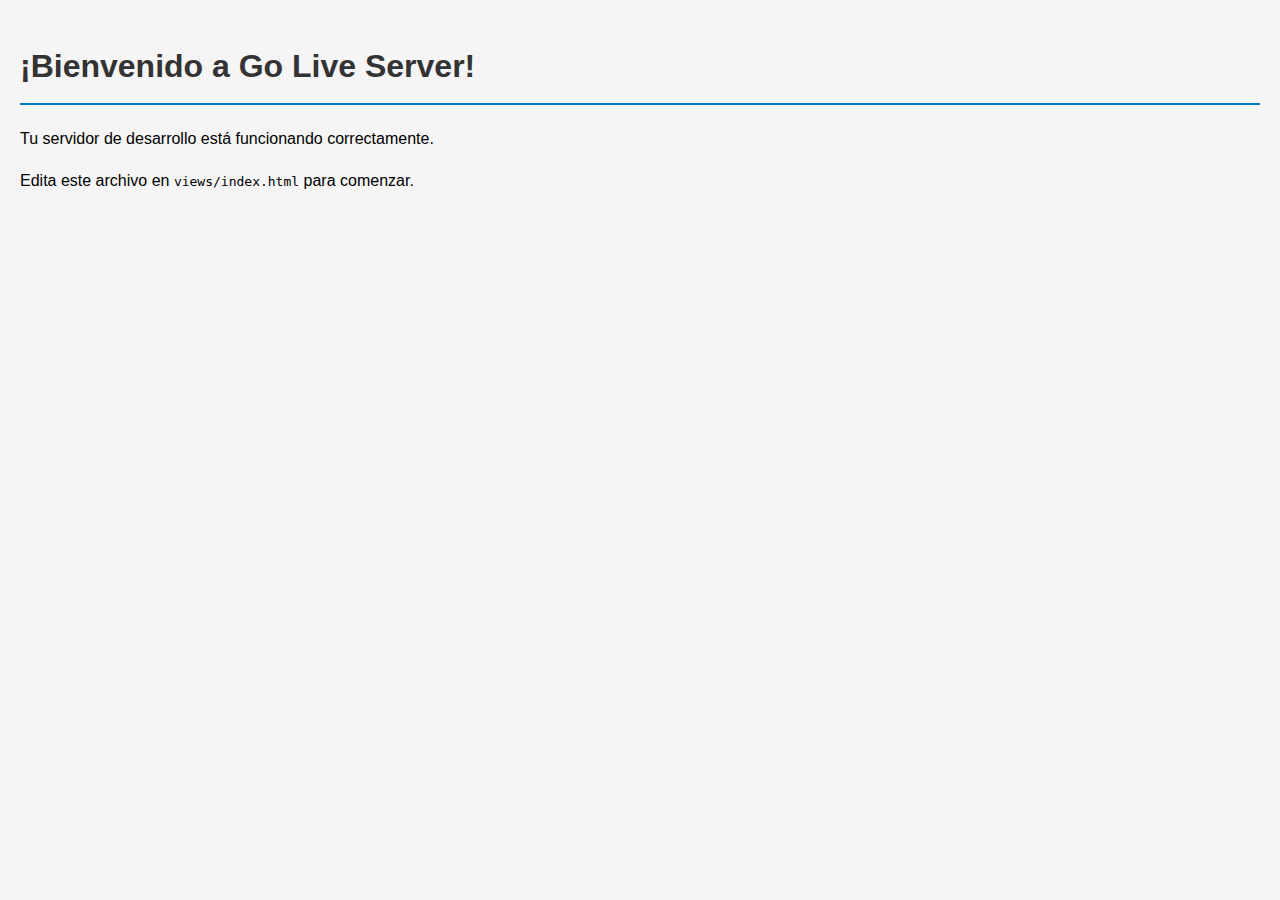
<file: views/index.html>
<!DOCTYPE html>
    <html lang="es">
    <head>
        <meta charset="UTF-8">
        <meta name="viewport" content="width=device-width, initial-scale=1.0">
        <title>Go Live Server - Proyecto</title>
        <link rel="stylesheet" href="/style/styles.css">
    </head>
    <body>
        <h1>¡Bienvenido a Go Live Server!</h1>
        <p>Tu servidor de desarrollo está funcionando correctamente.</p>
        <p>Edita este archivo en <code>views/index.html</code> para comenzar.</p>
        
    </body>
    </html>
</file>
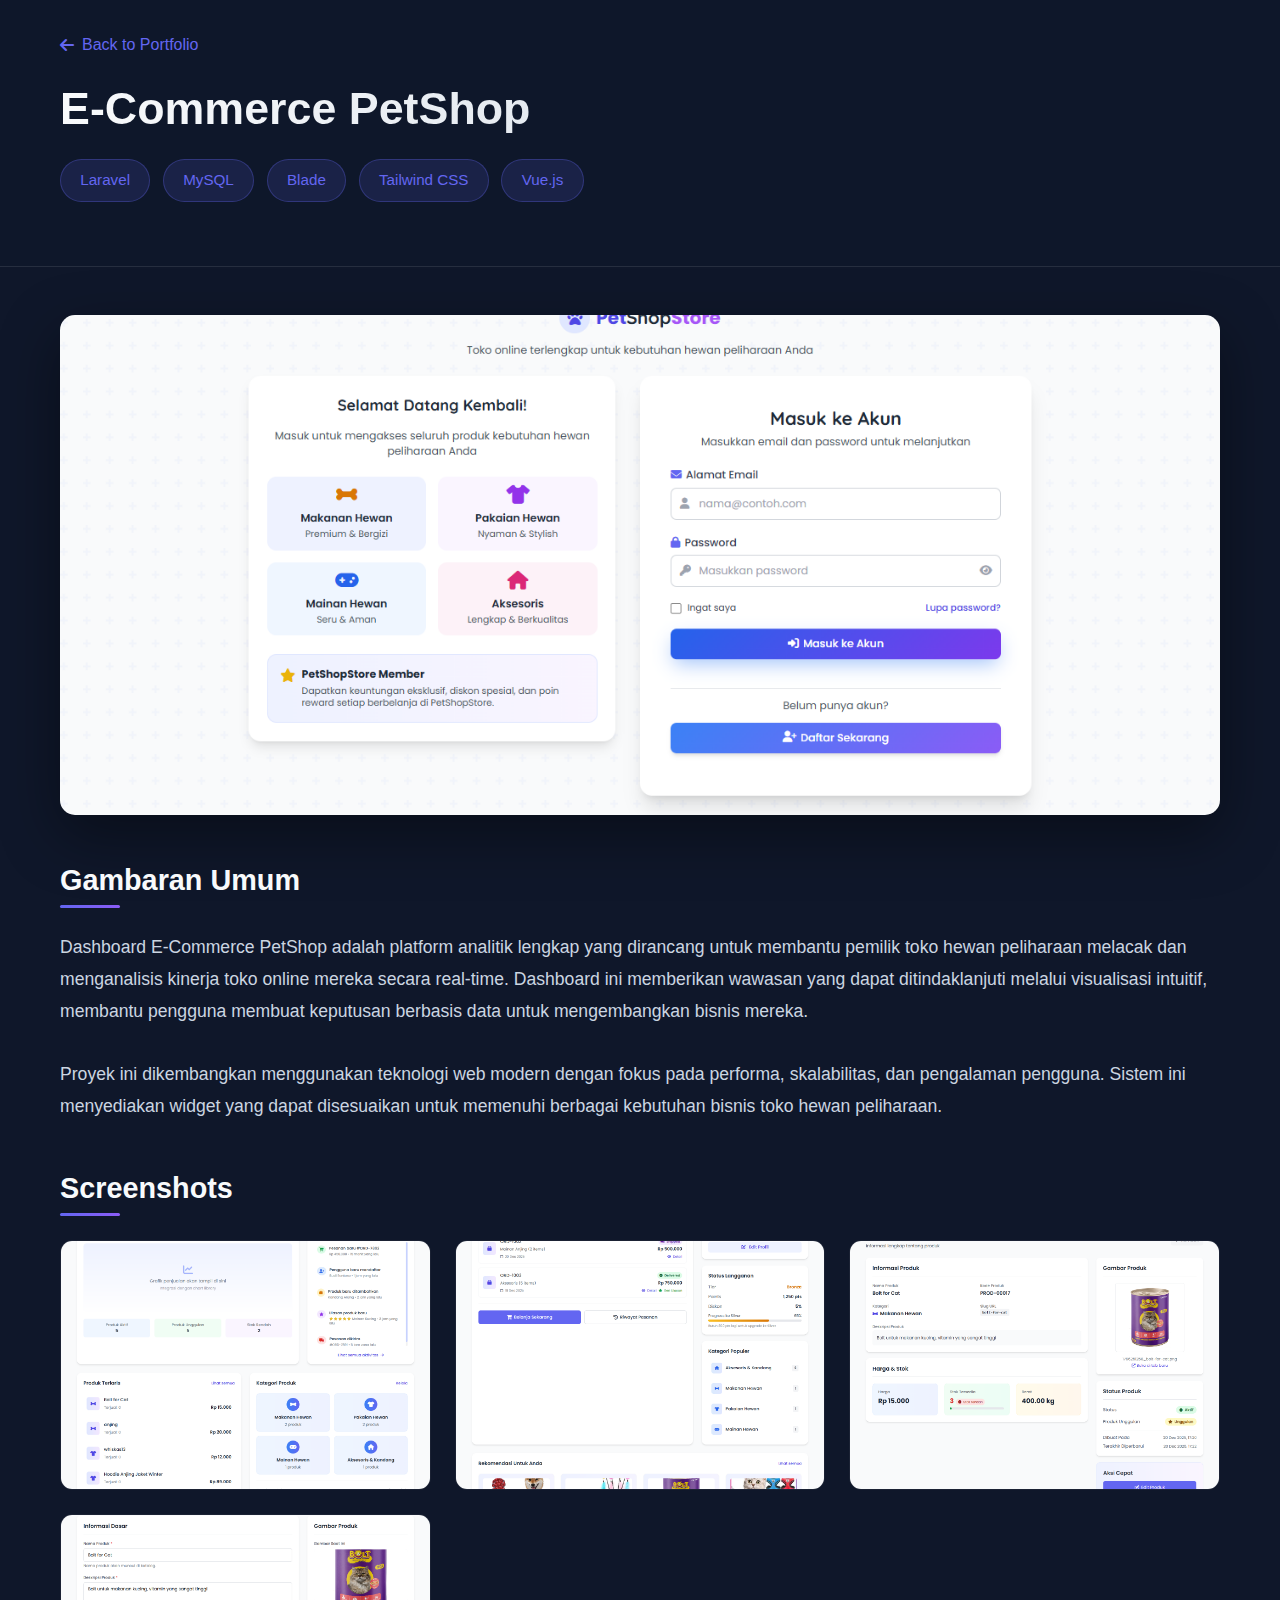
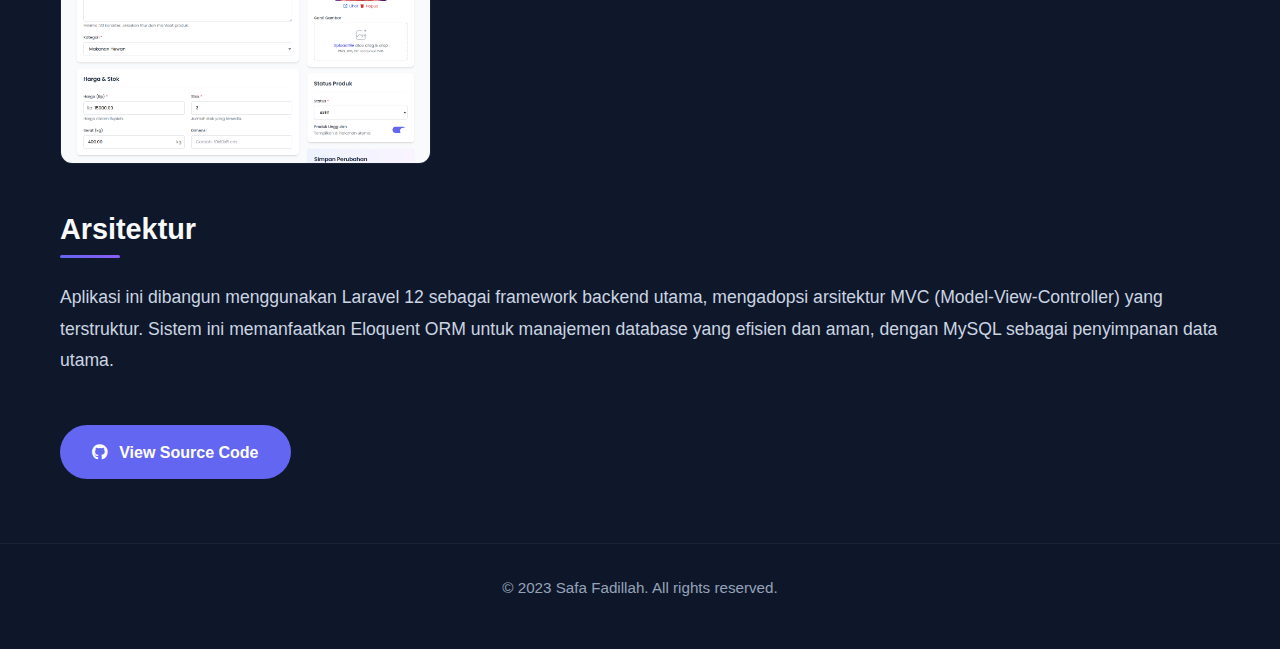
<file: commerce.html>
<!DOCTYPE html>
<html lang="id">
<head>
    <meta charset="UTF-8">
    <meta name="viewport" content="width=device-width, initial-scale=1.0">
    <title>E-commerce Dashboard - Safa Fadillah</title>
    <!-- Bootstrap CSS -->
    <link href="https://cdn.jsdelivr.net/npm/bootstrap@5.3.0-alpha1/dist/css/bootstrap.min.css" rel="stylesheet">
    <!-- Font Awesome -->
    <link rel="stylesheet" href="https://cdnjs.cloudflare.com/ajax/libs/font-awesome/6.4.0/css/all.min.css">
    <style>
        * {
            margin: 0;
            padding: 0;
            box-sizing: border-box;
        }
        
        body {
            font-family: 'Segoe UI', Tahoma, Geneva, Verdana, sans-serif;
            background-color: #0f172a;
            color: #f8fafc;
            line-height: 1.6;
        }
        
        .container {
            max-width: 1200px;
            margin: 0 auto;
            padding: 0 20px;
        }
        
        /* Header */
        .detail-header {
            padding: 2rem 0;
            border-bottom: 1px solid rgba(255, 255, 255, 0.1);
            margin-bottom: 3rem;
            background-color: rgba(15, 23, 42, 0.95);
        }
        
        .back-button {
            display: inline-flex;
            align-items: center;
            gap: 0.5rem;
            color: #6366f1;
            text-decoration: none;
            font-weight: 500;
            margin-bottom: 1.5rem;
            transition: all 0.3s ease;
        }
        
        .back-button:hover {
            color: #8b5cf6;
            transform: translateX(-5px);
        }
        
        .project-title-main {
            font-size: 2.8rem;
            font-weight: 700;
            margin-bottom: 0.5rem;
            background: linear-gradient(to right, #f8fafc, #cbd5e1);
            -webkit-background-clip: text;
            background-clip: text;
            color: transparent;
        }
        
        .project-subtitle {
            color: #94a3b8;
            font-size: 1.1rem;
            margin-bottom: 1.5rem;
        }
        
        /* Tech Stack */
        .tech-stack {
            display: flex;
            flex-wrap: wrap;
            gap: 0.8rem;
            margin-bottom: 2rem;
        }
        
        .tech-badge {
            background: rgba(99, 102, 241, 0.15);
            color: #6366f1;
            padding: 0.5rem 1.2rem;
            border-radius: 50px;
            font-weight: 500;
            font-size: 0.95rem;
            border: 1px solid rgba(99, 102, 241, 0.3);
        }
        
        /* Hero Image */
        .hero-image {
            width: 100%;
            height: 500px;
            border-radius: 15px;
            overflow: hidden;
            margin-bottom: 3rem;
            box-shadow: 0 20px 60px rgba(0, 0, 0, 0.4);
        }
        
        .hero-image img {
            width: 100%;
            height: 100%;
            object-fit: cover;
            transition: transform 0.5s ease;
        }
        
        .hero-image:hover img {
            transform: scale(1.03);
        }
        
        /* Content Sections */
        .section-title {
            font-size: 1.8rem;
            font-weight: 600;
            margin: 3rem 0 1.5rem;
            color: #f8fafc;
            position: relative;
            padding-bottom: 0.7rem;
        }
        
        .section-title::after {
            content: '';
            position: absolute;
            bottom: 0;
            left: 0;
            width: 60px;
            height: 3px;
            background: linear-gradient(to right, #6366f1, #8b5cf6);
            border-radius: 2px;
        }
        
        .project-description {
            color: #cbd5e1;
            font-size: 1.1rem;
            line-height: 1.8;
            margin-bottom: 2rem;
        }
        
        .features-list {
            list-style-type: none;
            margin-bottom: 2rem;
        }
        
        .features-list li {
            margin-bottom: 1rem;
            padding-left: 1.5rem;
            position: relative;
            color: #cbd5e1;
        }
        
        .features-list li::before {
            content: '✓';
            position: absolute;
            left: 0;
            color: #6366f1;
            font-weight: bold;
        }
        
        /* Image Gallery */
        .image-gallery {
            display: grid;
            grid-template-columns: repeat(auto-fit, minmax(300px, 1fr));
            gap: 1.5rem;
            margin-bottom: 3rem;
        }
        
        .gallery-item {
            border-radius: 12px;
            overflow: hidden;
            height: 250px;
            transition: all 0.3s ease;
            border: 1px solid rgba(255, 255, 255, 0.05);
        }
        
        .gallery-item:hover {
            transform: translateY(-5px);
            box-shadow: 0 15px 30px rgba(0, 0, 0, 0.3);
            border-color: rgba(99, 102, 241, 0.3);
        }
        
        .gallery-item img {
            width: 100%;
            height: 100%;
            object-fit: cover;
            transition: transform 0.5s ease;
        }
        
        .gallery-item:hover img {
            transform: scale(1.05);
        }
        
        /* Action Buttons */
        .action-buttons {
            display: flex;
            gap: 1rem;
            margin: 3rem 0;
            flex-wrap: wrap;
        }
        
        .action-btn {
            display: inline-flex;
            align-items: center;
            gap: 0.7rem;
            padding: 0.9rem 2rem;
            border-radius: 50px;
            font-weight: 600;
            text-decoration: none;
            transition: all 0.3s ease;
        }
        
        .btn-primary-detail {
            background-color: #6366f1;
            color: white;
            border: none;
        }
        
        .btn-primary-detail:hover {
            background-color: #4f46e5;
            transform: translateY(-3px);
            box-shadow: 0 6px 20px rgba(99, 102, 241, 0.4);
            color: white;
        }
        
        .btn-outline-detail {
            background-color: transparent;
            border: 2px solid rgba(255, 255, 255, 0.2);
            color: #f8fafc;
        }
        
        .btn-outline-detail:hover {
            border-color: #6366f1;
            color: #6366f1;
            transform: translateY(-3px);
        }
        
        /* Footer */
        .detail-footer {
            background-color: rgba(15, 23, 42, 0.95);
            padding: 2rem 0;
            margin-top: 4rem;
            border-top: 1px solid rgba(255, 255, 255, 0.05);
        }
        
        .copyright {
            text-align: center;
            color: #94a3b8;
            font-size: 0.95rem;
        }
        
        /* Responsive */
        @media (max-width: 768px) {
            .project-title-main {
                font-size: 2.2rem;
            }
            
            .hero-image {
                height: 350px;
            }
            
            .section-title {
                font-size: 1.6rem;
            }
            
            .action-buttons {
                flex-direction: column;
            }
            
            .action-btn {
                width: 100%;
                justify-content: center;
            }
            
            .image-gallery {
                grid-template-columns: 1fr;
            }
        }
        
        @media (max-width: 576px) {
            .project-title-main {
                font-size: 1.8rem;
            }
            
            .hero-image {
                height: 250px;
            }
            
            .tech-stack {
                justify-content: center;
            }
        }
    </style>
</head>
<body>
    <!-- Header -->
    <header class="detail-header">
        <div class="container">
            <a href="index.html" class="back-button">
                <i class="fas fa-arrow-left"></i> Back to Portfolio
            </a>
            <h1 class="project-title-main">E-Commerce PetShop</h1>
            <p class="project-subtitle"></p>
            
            <div class="tech-stack">
                <span class="tech-badge">Laravel</span>
                <span class="tech-badge">MySQL</span>
                <span class="tech-badge">Blade</span>
                <span class="tech-badge">Tailwind CSS</span>
                 <span class="tech-badge">Vue.js</span>
            </div>
        </div>
    </header>
    
    <main class="container">
        <!-- Hero Image -->
        <div class="hero-image">
            <img src="images/admin/loginpage.png" 
                 alt="E-commerce Dashboard Screenshot">
        </div>
        
        <!-- Project Overview -->
        <section>
            <h2 class="section-title">Gambaran Umum</h2>
            <p class="project-description">
              Dashboard E-Commerce PetShop adalah platform analitik lengkap yang dirancang untuk membantu pemilik toko hewan peliharaan melacak dan menganalisis kinerja toko online mereka secara real-time. Dashboard ini memberikan wawasan yang dapat ditindaklanjuti melalui visualisasi intuitif, membantu pengguna membuat keputusan berbasis data untuk mengembangkan bisnis mereka.
            </p>
            <p class="project-description">
                Proyek ini dikembangkan menggunakan teknologi web modern dengan fokus pada performa, skalabilitas, dan pengalaman pengguna. Sistem ini menyediakan widget yang dapat disesuaikan untuk memenuhi berbagai kebutuhan bisnis toko hewan peliharaan.
            </p>
        </section>
        
        <!-- Image Gallery -->
        <section>
            <h2 class="section-title">Screenshots</h2>
            <div class="image-gallery">
                <div class="gallery-item">
                    <a href="images/admin/dashboardadmin.png" target="_blank">
                        <img src="images/admin/dashboardadmin.png" 
                             alt="Dashboard Overview">
                    </a>
                </div>
                <div class="gallery-item">
                    <a href="images/admin/screencapture-127-0-0-1-8000-user-dashboard-2025-12-22-10_06_26.png" target="_blank">
                        <img src="images/admin/screencapture-127-0-0-1-8000-user-dashboard-2025-12-22-10_06_26.png" 
                             alt="Analytics Charts">
                    </a>
                </div>
                <div class="gallery-item">
                    <a href="images/admin/detailprodukadmin.png" target="_blank">
                        <img src="images/admin/detailprodukadmin.png" 
                             alt="Inventory Management">
                    </a>
                </div>
                <div class="gallery-item">
                    <a href="images/admin/editprodukadmin.png" target="_blank">
                        <img src="images/admin/editprodukadmin.png" 
                             alt="Customer Reports">
                    </a>
                </div>
            </div>
        </section>
        
        <!-- Technical Details -->
        <section>
            <h2 class="section-title">Arsitektur</h2>
            <p class="project-description">
                Aplikasi ini dibangun menggunakan Laravel 12 sebagai framework backend utama, mengadopsi arsitektur MVC (Model-View-Controller) yang terstruktur. Sistem ini memanfaatkan Eloquent ORM untuk manajemen database yang efisien dan aman, dengan MySQL sebagai penyimpanan data utama.</p>
        </section>
        
        <!-- Action Buttons -->
        <div class="action-buttons">
            <a href="https://github.com/safa/ecommerce-dashboard" target="_blank" class="action-btn btn-primary-detail">
                <i class="fab fa-github"></i> View Source Code
            </a>
        </div>
    </main>
    
    <!-- Footer -->
    <footer class="detail-footer">
        <div class="container">
            <p class="copyright">© 2023 Safa Fadillah. All rights reserved.</p>
        </div>
    </footer>
    
    <!-- Bootstrap JS -->
    <script src="https://cdn.jsdelivr.net/npm/bootstrap@5.3.0-alpha1/dist/js/bootstrap.bundle.min.js"></script>
</body>
</html>
</file>
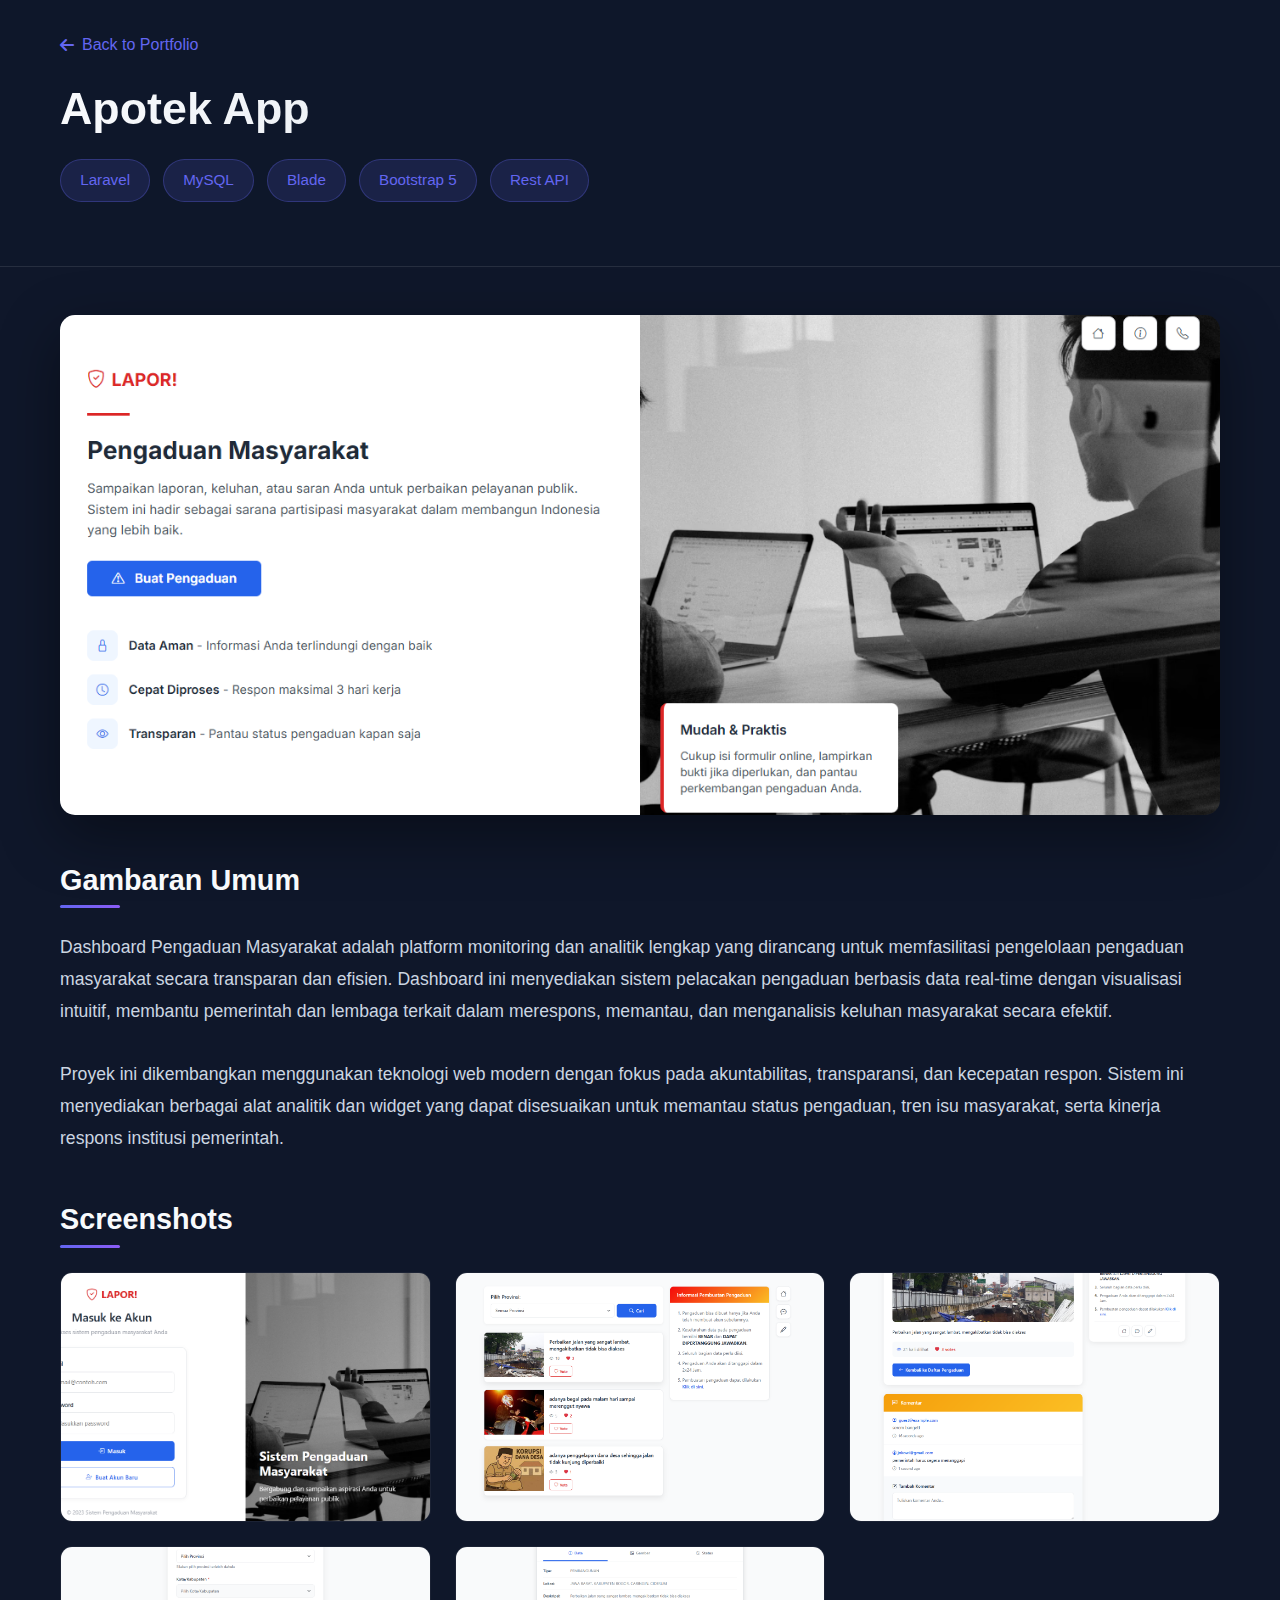
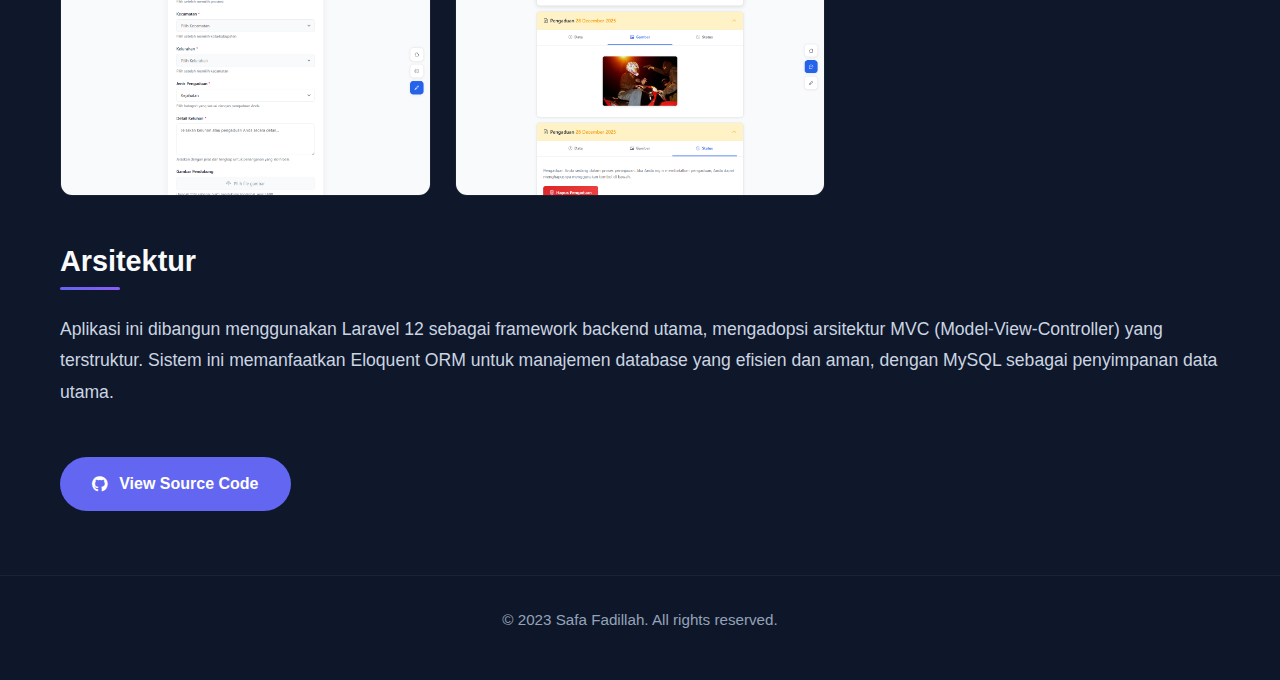
<file: pengaduan.html>
<!DOCTYPE html>
<html lang="id">
<head>
    <meta charset="UTF-8">
    <meta name="viewport" content="width=device-width, initial-scale=1.0">
    <title>E-commerce Dashboard - Safa Fadillah</title>
    <!-- Bootstrap CSS -->
    <link href="https://cdn.jsdelivr.net/npm/bootstrap@5.3.0-alpha1/dist/css/bootstrap.min.css" rel="stylesheet">
    <!-- Font Awesome -->
    <link rel="stylesheet" href="https://cdnjs.cloudflare.com/ajax/libs/font-awesome/6.4.0/css/all.min.css">
    <style>
        * {
            margin: 0;
            padding: 0;
            box-sizing: border-box;
        }
        
        body {
            font-family: 'Segoe UI', Tahoma, Geneva, Verdana, sans-serif;
            background-color: #0f172a;
            color: #f8fafc;
            line-height: 1.6;
        }
        
        .container {
            max-width: 1200px;
            margin: 0 auto;
            padding: 0 20px;
        }
        
        /* Header */
        .detail-header {
            padding: 2rem 0;
            border-bottom: 1px solid rgba(255, 255, 255, 0.1);
            margin-bottom: 3rem;
            background-color: rgba(15, 23, 42, 0.95);
        }
        
        .back-button {
            display: inline-flex;
            align-items: center;
            gap: 0.5rem;
            color: #6366f1;
            text-decoration: none;
            font-weight: 500;
            margin-bottom: 1.5rem;
            transition: all 0.3s ease;
        }
        
        .back-button:hover {
            color: #8b5cf6;
            transform: translateX(-5px);
        }
        
        .project-title-main {
            font-size: 2.8rem;
            font-weight: 700;
            margin-bottom: 0.5rem;
            background: linear-gradient(to right, #f8fafc, #cbd5e1);
            -webkit-background-clip: text;
            background-clip: text;
            color: transparent;
        }
        
        .project-subtitle {
            color: #94a3b8;
            font-size: 1.1rem;
            margin-bottom: 1.5rem;
        }
        
        /* Tech Stack */
        .tech-stack {
            display: flex;
            flex-wrap: wrap;
            gap: 0.8rem;
            margin-bottom: 2rem;
        }
        
        .tech-badge {
            background: rgba(99, 102, 241, 0.15);
            color: #6366f1;
            padding: 0.5rem 1.2rem;
            border-radius: 50px;
            font-weight: 500;
            font-size: 0.95rem;
            border: 1px solid rgba(99, 102, 241, 0.3);
        }
        
        /* Hero Image */
        .hero-image {
            width: 100%;
            height: 500px;
            border-radius: 15px;
            overflow: hidden;
            margin-bottom: 3rem;
            box-shadow: 0 20px 60px rgba(0, 0, 0, 0.4);
        }
        
        .hero-image img {
            width: 100%;
            height: 100%;
            object-fit: cover;
            transition: transform 0.5s ease;
        }
        
        .hero-image:hover img {
            transform: scale(1.03);
        }
        
        /* Content Sections */
        .section-title {
            font-size: 1.8rem;
            font-weight: 600;
            margin: 3rem 0 1.5rem;
            color: #f8fafc;
            position: relative;
            padding-bottom: 0.7rem;
        }
        
        .section-title::after {
            content: '';
            position: absolute;
            bottom: 0;
            left: 0;
            width: 60px;
            height: 3px;
            background: linear-gradient(to right, #6366f1, #8b5cf6);
            border-radius: 2px;
        }
        
        .project-description {
            color: #cbd5e1;
            font-size: 1.1rem;
            line-height: 1.8;
            margin-bottom: 2rem;
        }
        
        .features-list {
            list-style-type: none;
            margin-bottom: 2rem;
        }
        
        .features-list li {
            margin-bottom: 1rem;
            padding-left: 1.5rem;
            position: relative;
            color: #cbd5e1;
        }
        
        .features-list li::before {
            content: '✓';
            position: absolute;
            left: 0;
            color: #6366f1;
            font-weight: bold;
        }
        
        /* Image Gallery */
        .image-gallery {
            display: grid;
            grid-template-columns: repeat(auto-fit, minmax(300px, 1fr));
            gap: 1.5rem;
            margin-bottom: 3rem;
        }
        
        .gallery-item {
            border-radius: 12px;
            overflow: hidden;
            height: 250px;
            transition: all 0.3s ease;
            border: 1px solid rgba(255, 255, 255, 0.05);
        }
        
        .gallery-item:hover {
            transform: translateY(-5px);
            box-shadow: 0 15px 30px rgba(0, 0, 0, 0.3);
            border-color: rgba(99, 102, 241, 0.3);
        }
        
        .gallery-item img {
            width: 100%;
            height: 100%;
            object-fit: cover;
            transition: transform 0.5s ease;
        }
        
        .gallery-item:hover img {
            transform: scale(1.05);
        }
        
        /* Action Buttons */
        .action-buttons {
            display: flex;
            gap: 1rem;
            margin: 3rem 0;
            flex-wrap: wrap;
        }
        
        .action-btn {
            display: inline-flex;
            align-items: center;
            gap: 0.7rem;
            padding: 0.9rem 2rem;
            border-radius: 50px;
            font-weight: 600;
            text-decoration: none;
            transition: all 0.3s ease;
        }
        
        .btn-primary-detail {
            background-color: #6366f1;
            color: white;
            border: none;
        }
        
        .btn-primary-detail:hover {
            background-color: #4f46e5;
            transform: translateY(-3px);
            box-shadow: 0 6px 20px rgba(99, 102, 241, 0.4);
            color: white;
        }
        
        .btn-outline-detail {
            background-color: transparent;
            border: 2px solid rgba(255, 255, 255, 0.2);
            color: #f8fafc;
        }
        
        .btn-outline-detail:hover {
            border-color: #6366f1;
            color: #6366f1;
            transform: translateY(-3px);
        }
        
        /* Footer */
        .detail-footer {
            background-color: rgba(15, 23, 42, 0.95);
            padding: 2rem 0;
            margin-top: 4rem;
            border-top: 1px solid rgba(255, 255, 255, 0.05);
        }
        
        .copyright {
            text-align: center;
            color: #94a3b8;
            font-size: 0.95rem;
        }
        
        /* Responsive */
        @media (max-width: 768px) {
            .project-title-main {
                font-size: 2.2rem;
            }
            
            .hero-image {
                height: 350px;
            }
            
            .section-title {
                font-size: 1.6rem;
            }
            
            .action-buttons {
                flex-direction: column;
            }
            
            .action-btn {
                width: 100%;
                justify-content: center;
            }
            
            .image-gallery {
                grid-template-columns: 1fr;
            }
        }
        
        @media (max-width: 576px) {
            .project-title-main {
                font-size: 1.8rem;
            }
            
            .hero-image {
                height: 250px;
            }
            
            .tech-stack {
                justify-content: center;
            }
        }
    </style>
</head>
<body>
    <!-- Header -->
    <header class="detail-header">
        <div class="container">
            <a href="index.html" class="back-button">
                <i class="fas fa-arrow-left"></i> Back to Portfolio
            </a>
            <h1 class="project-title-main">Apotek App</h1>
            <p class="project-subtitle"></p>
            
            <div class="tech-stack">
                <span class="tech-badge">Laravel</span>
                <span class="tech-badge">MySQL</span>
                <span class="tech-badge">Blade</span>
                <span class="tech-badge">Bootstrap 5</span>
                 <span class="tech-badge">Rest API</span>
            </div>
        </div>
    </header>
    
    <main class="container">
        <!-- Hero Image -->
        <div class="hero-image">
            <img src="images/pengaduan.png" 
                 alt="E-commerce Dashboard Screenshot">
        </div>
        
        <!-- Project Overview -->
        <section>
            <h2 class="section-title">Gambaran Umum</h2>
            <p class="project-description">
              Dashboard Pengaduan Masyarakat adalah platform monitoring dan analitik lengkap yang dirancang untuk memfasilitasi pengelolaan pengaduan masyarakat secara transparan dan efisien. Dashboard ini menyediakan sistem pelacakan pengaduan berbasis data real-time dengan visualisasi intuitif, membantu pemerintah dan lembaga terkait dalam merespons, memantau, dan menganalisis keluhan masyarakat secara efektif.
            </p>
            <p class="project-description">
                Proyek ini dikembangkan menggunakan teknologi web modern dengan fokus pada akuntabilitas, transparansi, dan kecepatan respon. Sistem ini menyediakan berbagai alat analitik dan widget yang dapat disesuaikan untuk memantau status pengaduan, tren isu masyarakat, serta kinerja respons institusi pemerintah.
            </p>
        </section>
        
        <!-- Image Gallery -->
        <section>
            <h2 class="section-title">Screenshots</h2>
            <div class="image-gallery">
                <div class="gallery-item">
                    <a href="images/pengaduan/login.png" target="_blank">
                        <img src="images/pengaduan/login.png" 
                             alt="Dashboard Overview">
                    </a>
                </div>
                <div class="gallery-item">
                    <a href="images/pengaduan/artikel.png" target="_blank">
                        <img src="images/pengaduan/artikel.png" 
                             alt="Analytics Charts">
                    </a>
                </div>
                <div class="gallery-item">
                    <a href="images/pengaduan/detail.png" target="_blank">
                        <img src="images/pengaduan/detail.png" 
                             alt="Inventory Management">
                    </a>
                </div>
                <div class="gallery-item">
                    <a href="images/pengaduan/form.png" target="_blank">
                        <img src="images/pengaduan/form.png" 
                             alt="Customer Reports">
                    </a>
                </div>
                <div class="gallery-item">
                    <a href="images/pengaduan/tinjau.png" target="_blank">
                        <img src="images/pengaduan/tinjau.png" 
                             alt="Customer">
                    </a>
                </div>
            </div>
        </section>
        
        <!-- Technical Details -->
        <section>
            <h2 class="section-title">Arsitektur</h2>
            <p class="project-description">
                Aplikasi ini dibangun menggunakan Laravel 12 sebagai framework backend utama, mengadopsi arsitektur MVC (Model-View-Controller) yang terstruktur. Sistem ini memanfaatkan Eloquent ORM untuk manajemen database yang efisien dan aman, dengan MySQL sebagai penyimpanan data utama.</p>
        </section>
        
        <!-- Action Buttons -->
        <div class="action-buttons">
            <a href="https://github.com/safa/ecommerce-dashboard" target="_blank" class="action-btn btn-primary-detail">
                <i class="fab fa-github"></i> View Source Code
            </a>
        </div>
    </main>
    
    <!-- Footer -->
    <footer class="detail-footer">
        <div class="container">
            <p class="copyright">© 2023 Safa Fadillah. All rights reserved.</p>
        </div>
    </footer>
    
    <!-- Bootstrap JS -->
    <script src="https://cdn.jsdelivr.net/npm/bootstrap@5.3.0-alpha1/dist/js/bootstrap.bundle.min.js"></script>
</body>
</html>
</file>
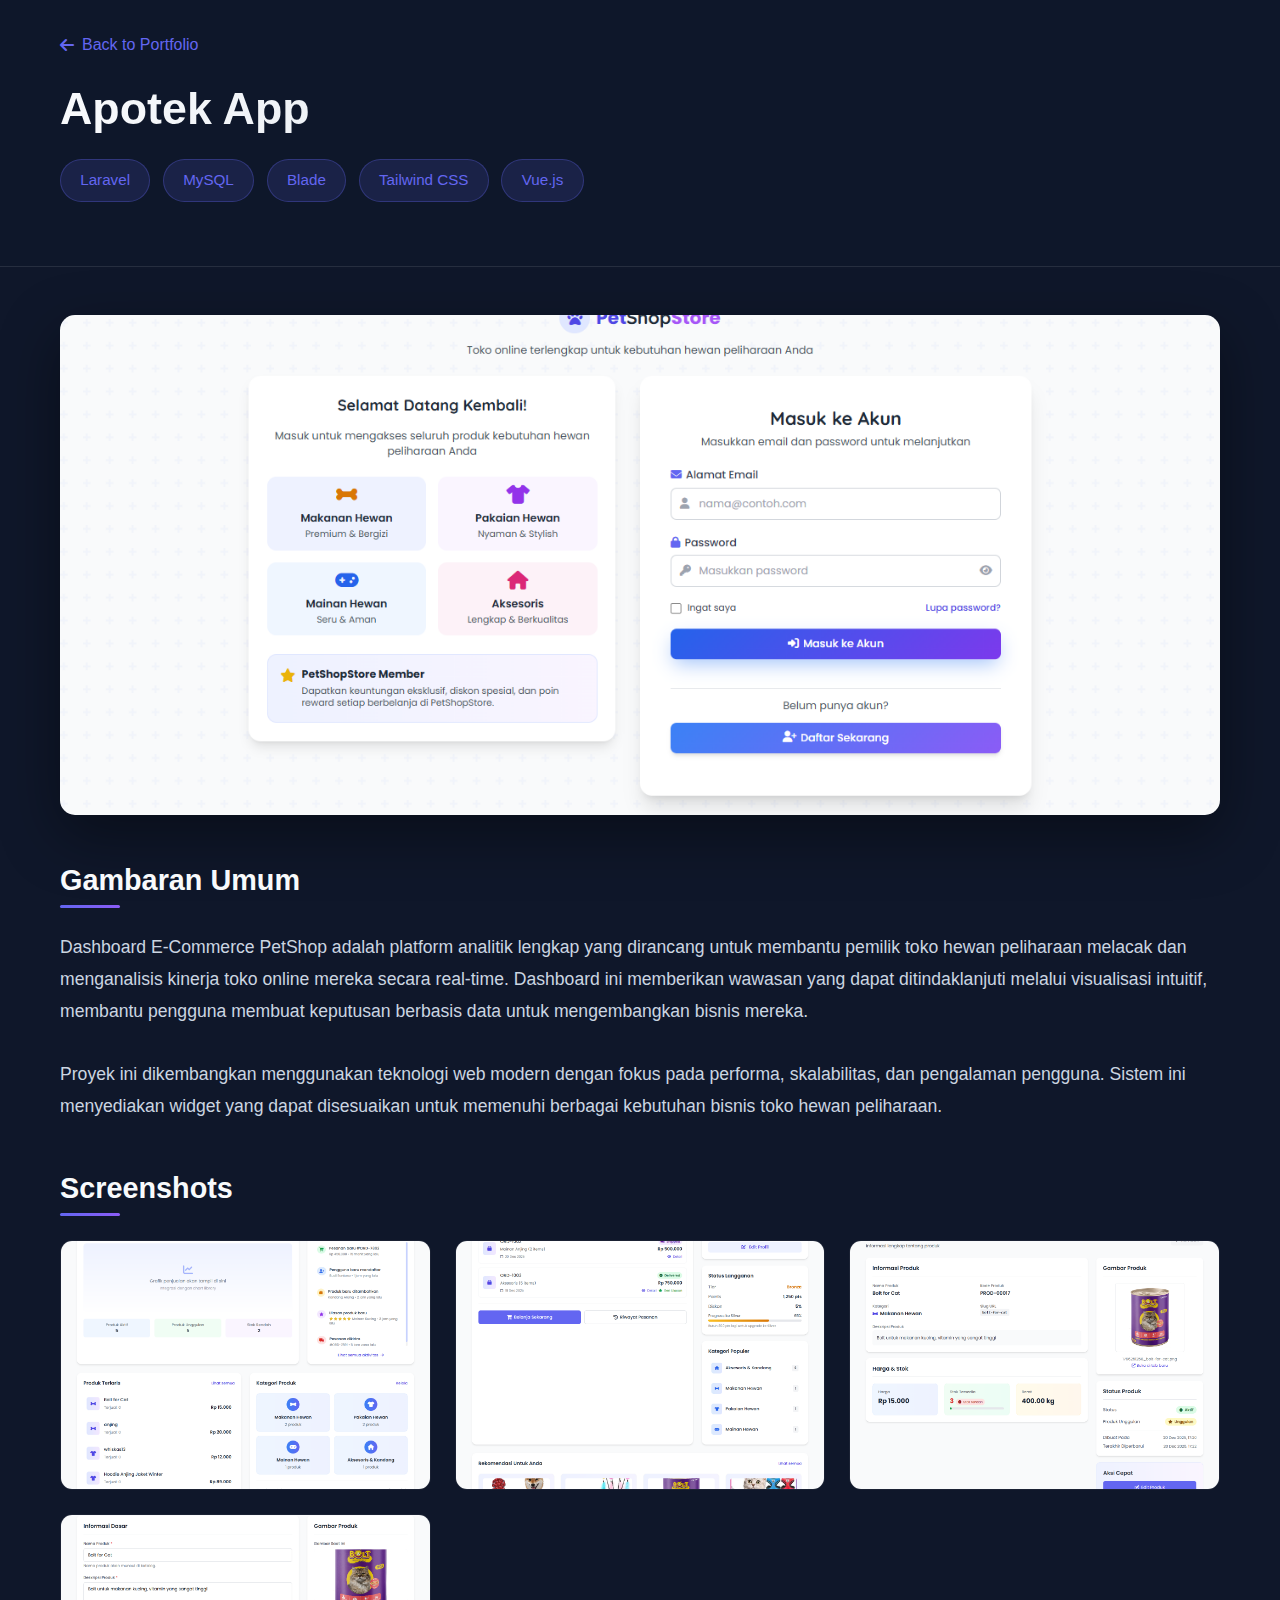
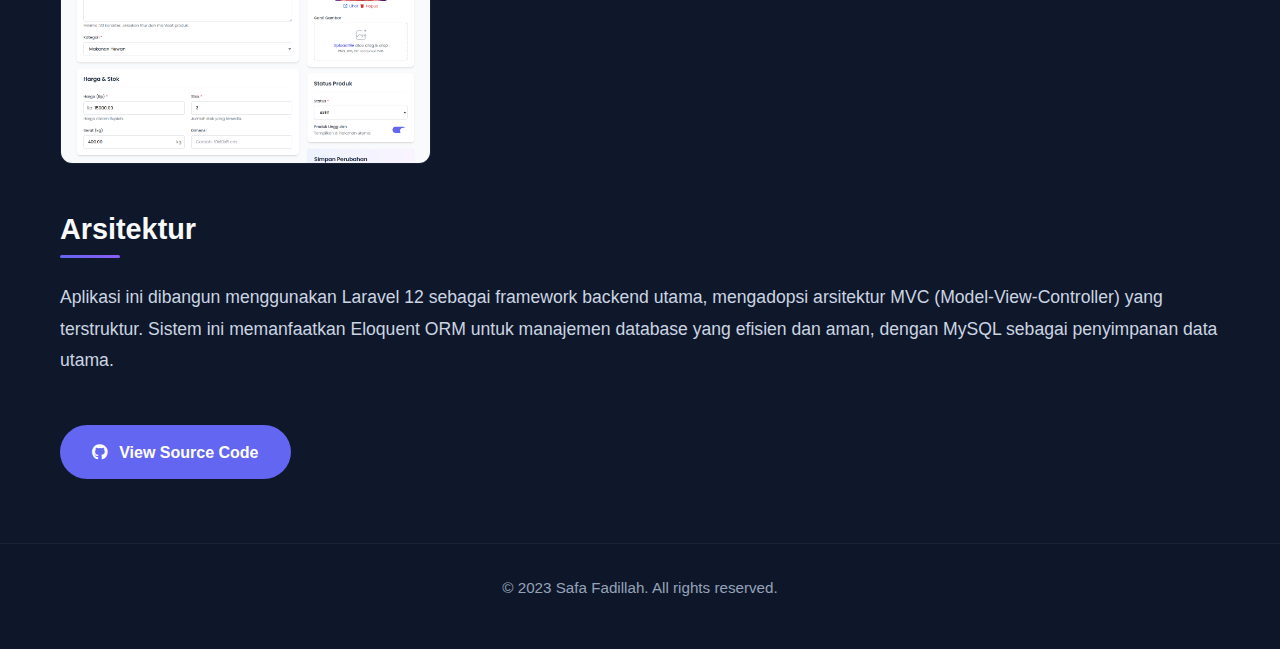
<file: petshop.html>
<!DOCTYPE html>
<html lang="id">
<head>
    <meta charset="UTF-8">
    <meta name="viewport" content="width=device-width, initial-scale=1.0">
    <title>E-commerce Dashboard - Safa Fadillah</title>
    <!-- Bootstrap CSS -->
    <link href="https://cdn.jsdelivr.net/npm/bootstrap@5.3.0-alpha1/dist/css/bootstrap.min.css" rel="stylesheet">
    <!-- Font Awesome -->
    <link rel="stylesheet" href="https://cdnjs.cloudflare.com/ajax/libs/font-awesome/6.4.0/css/all.min.css">
    <style>
        * {
            margin: 0;
            padding: 0;
            box-sizing: border-box;
        }
        
        body {
            font-family: 'Segoe UI', Tahoma, Geneva, Verdana, sans-serif;
            background-color: #0f172a;
            color: #f8fafc;
            line-height: 1.6;
        }
        
        .container {
            max-width: 1200px;
            margin: 0 auto;
            padding: 0 20px;
        }
        
        /* Header */
        .detail-header {
            padding: 2rem 0;
            border-bottom: 1px solid rgba(255, 255, 255, 0.1);
            margin-bottom: 3rem;
            background-color: rgba(15, 23, 42, 0.95);
        }
        
        .back-button {
            display: inline-flex;
            align-items: center;
            gap: 0.5rem;
            color: #6366f1;
            text-decoration: none;
            font-weight: 500;
            margin-bottom: 1.5rem;
            transition: all 0.3s ease;
        }
        
        .back-button:hover {
            color: #8b5cf6;
            transform: translateX(-5px);
        }
        
        .project-title-main {
            font-size: 2.8rem;
            font-weight: 700;
            margin-bottom: 0.5rem;
            background: linear-gradient(to right, #f8fafc, #cbd5e1);
            -webkit-background-clip: text;
            background-clip: text;
            color: transparent;
        }
        
        .project-subtitle {
            color: #94a3b8;
            font-size: 1.1rem;
            margin-bottom: 1.5rem;
        }
        
        /* Tech Stack */
        .tech-stack {
            display: flex;
            flex-wrap: wrap;
            gap: 0.8rem;
            margin-bottom: 2rem;
        }
        
        .tech-badge {
            background: rgba(99, 102, 241, 0.15);
            color: #6366f1;
            padding: 0.5rem 1.2rem;
            border-radius: 50px;
            font-weight: 500;
            font-size: 0.95rem;
            border: 1px solid rgba(99, 102, 241, 0.3);
        }
        
        /* Hero Image */
        .hero-image {
            width: 100%;
            height: 500px;
            border-radius: 15px;
            overflow: hidden;
            margin-bottom: 3rem;
            box-shadow: 0 20px 60px rgba(0, 0, 0, 0.4);
        }
        
        .hero-image img {
            width: 100%;
            height: 100%;
            object-fit: cover;
            transition: transform 0.5s ease;
        }
        
        .hero-image:hover img {
            transform: scale(1.03);
        }
        
        /* Content Sections */
        .section-title {
            font-size: 1.8rem;
            font-weight: 600;
            margin: 3rem 0 1.5rem;
            color: #f8fafc;
            position: relative;
            padding-bottom: 0.7rem;
        }
        
        .section-title::after {
            content: '';
            position: absolute;
            bottom: 0;
            left: 0;
            width: 60px;
            height: 3px;
            background: linear-gradient(to right, #6366f1, #8b5cf6);
            border-radius: 2px;
        }
        
        .project-description {
            color: #cbd5e1;
            font-size: 1.1rem;
            line-height: 1.8;
            margin-bottom: 2rem;
        }
        
        .features-list {
            list-style-type: none;
            margin-bottom: 2rem;
        }
        
        .features-list li {
            margin-bottom: 1rem;
            padding-left: 1.5rem;
            position: relative;
            color: #cbd5e1;
        }
        
        .features-list li::before {
            content: '✓';
            position: absolute;
            left: 0;
            color: #6366f1;
            font-weight: bold;
        }
        
        /* Image Gallery */
        .image-gallery {
            display: grid;
            grid-template-columns: repeat(auto-fit, minmax(300px, 1fr));
            gap: 1.5rem;
            margin-bottom: 3rem;
        }
        
        .gallery-item {
            border-radius: 12px;
            overflow: hidden;
            height: 250px;
            transition: all 0.3s ease;
            border: 1px solid rgba(255, 255, 255, 0.05);
        }
        
        .gallery-item:hover {
            transform: translateY(-5px);
            box-shadow: 0 15px 30px rgba(0, 0, 0, 0.3);
            border-color: rgba(99, 102, 241, 0.3);
        }
        
        .gallery-item img {
            width: 100%;
            height: 100%;
            object-fit: cover;
            transition: transform 0.5s ease;
        }
        
        .gallery-item:hover img {
            transform: scale(1.05);
        }
        
        /* Action Buttons */
        .action-buttons {
            display: flex;
            gap: 1rem;
            margin: 3rem 0;
            flex-wrap: wrap;
        }
        
        .action-btn {
            display: inline-flex;
            align-items: center;
            gap: 0.7rem;
            padding: 0.9rem 2rem;
            border-radius: 50px;
            font-weight: 600;
            text-decoration: none;
            transition: all 0.3s ease;
        }
        
        .btn-primary-detail {
            background-color: #6366f1;
            color: white;
            border: none;
        }
        
        .btn-primary-detail:hover {
            background-color: #4f46e5;
            transform: translateY(-3px);
            box-shadow: 0 6px 20px rgba(99, 102, 241, 0.4);
            color: white;
        }
        
        .btn-outline-detail {
            background-color: transparent;
            border: 2px solid rgba(255, 255, 255, 0.2);
            color: #f8fafc;
        }
        
        .btn-outline-detail:hover {
            border-color: #6366f1;
            color: #6366f1;
            transform: translateY(-3px);
        }
        
        /* Footer */
        .detail-footer {
            background-color: rgba(15, 23, 42, 0.95);
            padding: 2rem 0;
            margin-top: 4rem;
            border-top: 1px solid rgba(255, 255, 255, 0.05);
        }
        
        .copyright {
            text-align: center;
            color: #94a3b8;
            font-size: 0.95rem;
        }
        
        /* Responsive */
        @media (max-width: 768px) {
            .project-title-main {
                font-size: 2.2rem;
            }
            
            .hero-image {
                height: 350px;
            }
            
            .section-title {
                font-size: 1.6rem;
            }
            
            .action-buttons {
                flex-direction: column;
            }
            
            .action-btn {
                width: 100%;
                justify-content: center;
            }
            
            .image-gallery {
                grid-template-columns: 1fr;
            }
        }
        
        @media (max-width: 576px) {
            .project-title-main {
                font-size: 1.8rem;
            }
            
            .hero-image {
                height: 250px;
            }
            
            .tech-stack {
                justify-content: center;
            }
        }
    </style>
</head>
<body>
    <!-- Header -->
    <header class="detail-header">
        <div class="container">
            <a href="index.html" class="back-button">
                <i class="fas fa-arrow-left"></i> Back to Portfolio
            </a>
            <h1 class="project-title-main">Apotek App</h1>
            <p class="project-subtitle"></p>
            
            <div class="tech-stack">
                <span class="tech-badge">Laravel</span>
                <span class="tech-badge">MySQL</span>
                <span class="tech-badge">Blade</span>
                <span class="tech-badge">Tailwind CSS</span>
                 <span class="tech-badge">Vue.js</span>
            </div>
        </div>
    </header>
    
    <main class="container">
        <!-- Hero Image -->
        <div class="hero-image">
            <img src="images/admin/loginpage.png" 
                 alt="E-commerce Dashboard Screenshot">
        </div>
        
        <!-- Project Overview -->
        <section>
            <h2 class="section-title">Gambaran Umum</h2>
            <p class="project-description">
              Dashboard E-Commerce PetShop adalah platform analitik lengkap yang dirancang untuk membantu pemilik toko hewan peliharaan melacak dan menganalisis kinerja toko online mereka secara real-time. Dashboard ini memberikan wawasan yang dapat ditindaklanjuti melalui visualisasi intuitif, membantu pengguna membuat keputusan berbasis data untuk mengembangkan bisnis mereka.
            </p>
            <p class="project-description">
                Proyek ini dikembangkan menggunakan teknologi web modern dengan fokus pada performa, skalabilitas, dan pengalaman pengguna. Sistem ini menyediakan widget yang dapat disesuaikan untuk memenuhi berbagai kebutuhan bisnis toko hewan peliharaan.
            </p>
        </section>
        
        <!-- Image Gallery -->
        <section>
            <h2 class="section-title">Screenshots</h2>
            <div class="image-gallery">
                <div class="gallery-item">
                    <a href="images/admin/dashboardadmin.png" target="_blank">
                        <img src="images/admin/dashboardadmin.png" 
                             alt="Dashboard Overview">
                    </a>
                </div>
                <div class="gallery-item">
                    <a href="images/admin/screencapture-127-0-0-1-8000-user-dashboard-2025-12-22-10_06_26.png" target="_blank">
                        <img src="images/admin/screencapture-127-0-0-1-8000-user-dashboard-2025-12-22-10_06_26.png" 
                             alt="Analytics Charts">
                    </a>
                </div>
                <div class="gallery-item">
                    <a href="images/admin/detailprodukadmin.png" target="_blank">
                        <img src="images/admin/detailprodukadmin.png" 
                             alt="Inventory Management">
                    </a>
                </div>
                <div class="gallery-item">
                    <a href="images/admin/editprodukadmin.png" target="_blank">
                        <img src="images/admin/editprodukadmin.png" 
                             alt="Customer Reports">
                    </a>
                </div>
            </div>
        </section>
        
        <!-- Technical Details -->
        <section>
            <h2 class="section-title">Arsitektur</h2>
            <p class="project-description">
                Aplikasi ini dibangun menggunakan Laravel 12 sebagai framework backend utama, mengadopsi arsitektur MVC (Model-View-Controller) yang terstruktur. Sistem ini memanfaatkan Eloquent ORM untuk manajemen database yang efisien dan aman, dengan MySQL sebagai penyimpanan data utama.</p>
        </section>
        
        <!-- Action Buttons -->
        <div class="action-buttons">
            <a href="https://github.com/safa/ecommerce-dashboard" target="_blank" class="action-btn btn-primary-detail">
                <i class="fab fa-github"></i> View Source Code
            </a>
        </div>
    </main>
    
    <!-- Footer -->
    <footer class="detail-footer">
        <div class="container">
            <p class="copyright">© 2023 Safa Fadillah. All rights reserved.</p>
        </div>
    </footer>
    
    <!-- Bootstrap JS -->
    <script src="https://cdn.jsdelivr.net/npm/bootstrap@5.3.0-alpha1/dist/js/bootstrap.bundle.min.js"></script>
</body>
</html>
</file>
<file: style/styles.css>
/* Estilos básicos - Go Live Server */
body {
    font-family: 'Segoe UI', Tahoma, Geneva, Verdana, sans-serif;
    margin: 0;
    padding: 20px;
    line-height: 1.6;
    background-color: #f5f5f5;
}

h1 {
    color: #333;
    border-bottom: 2px solid #007acc;
    padding-bottom: 10px;
}
</file>
